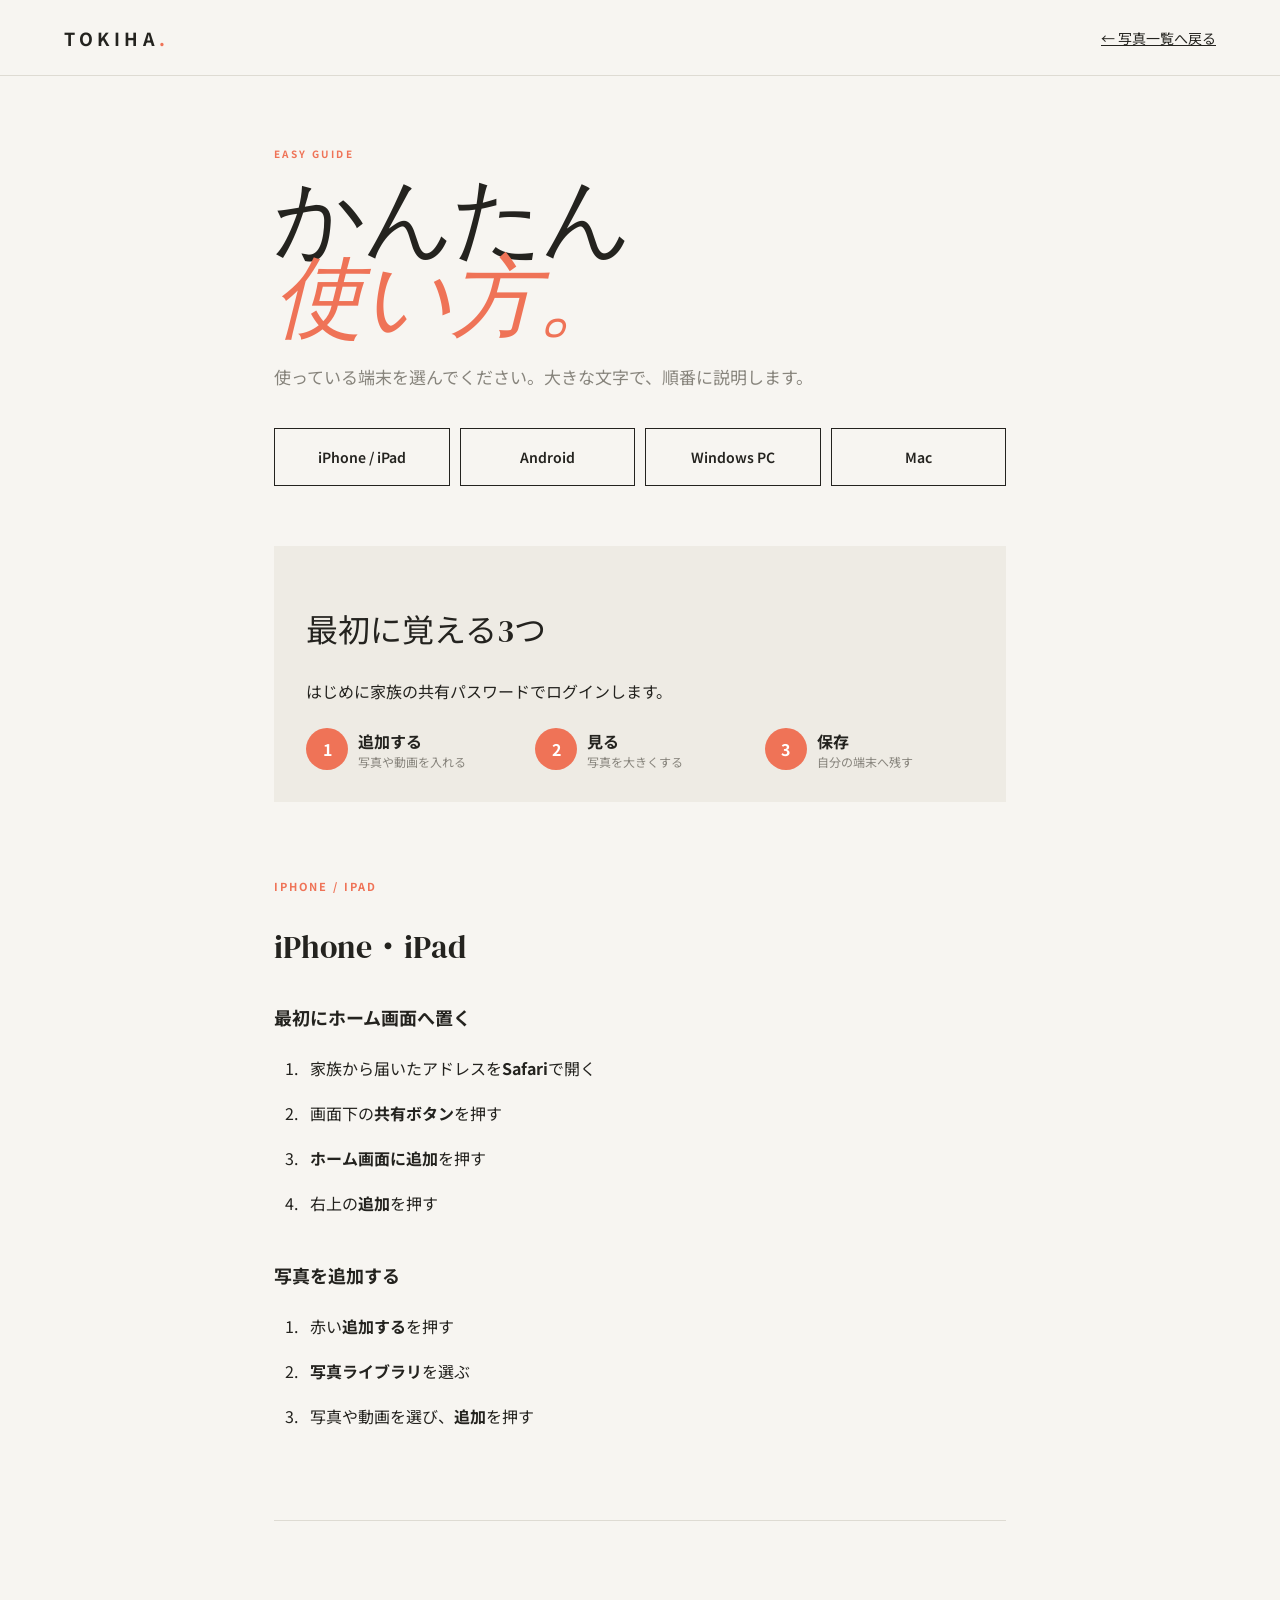
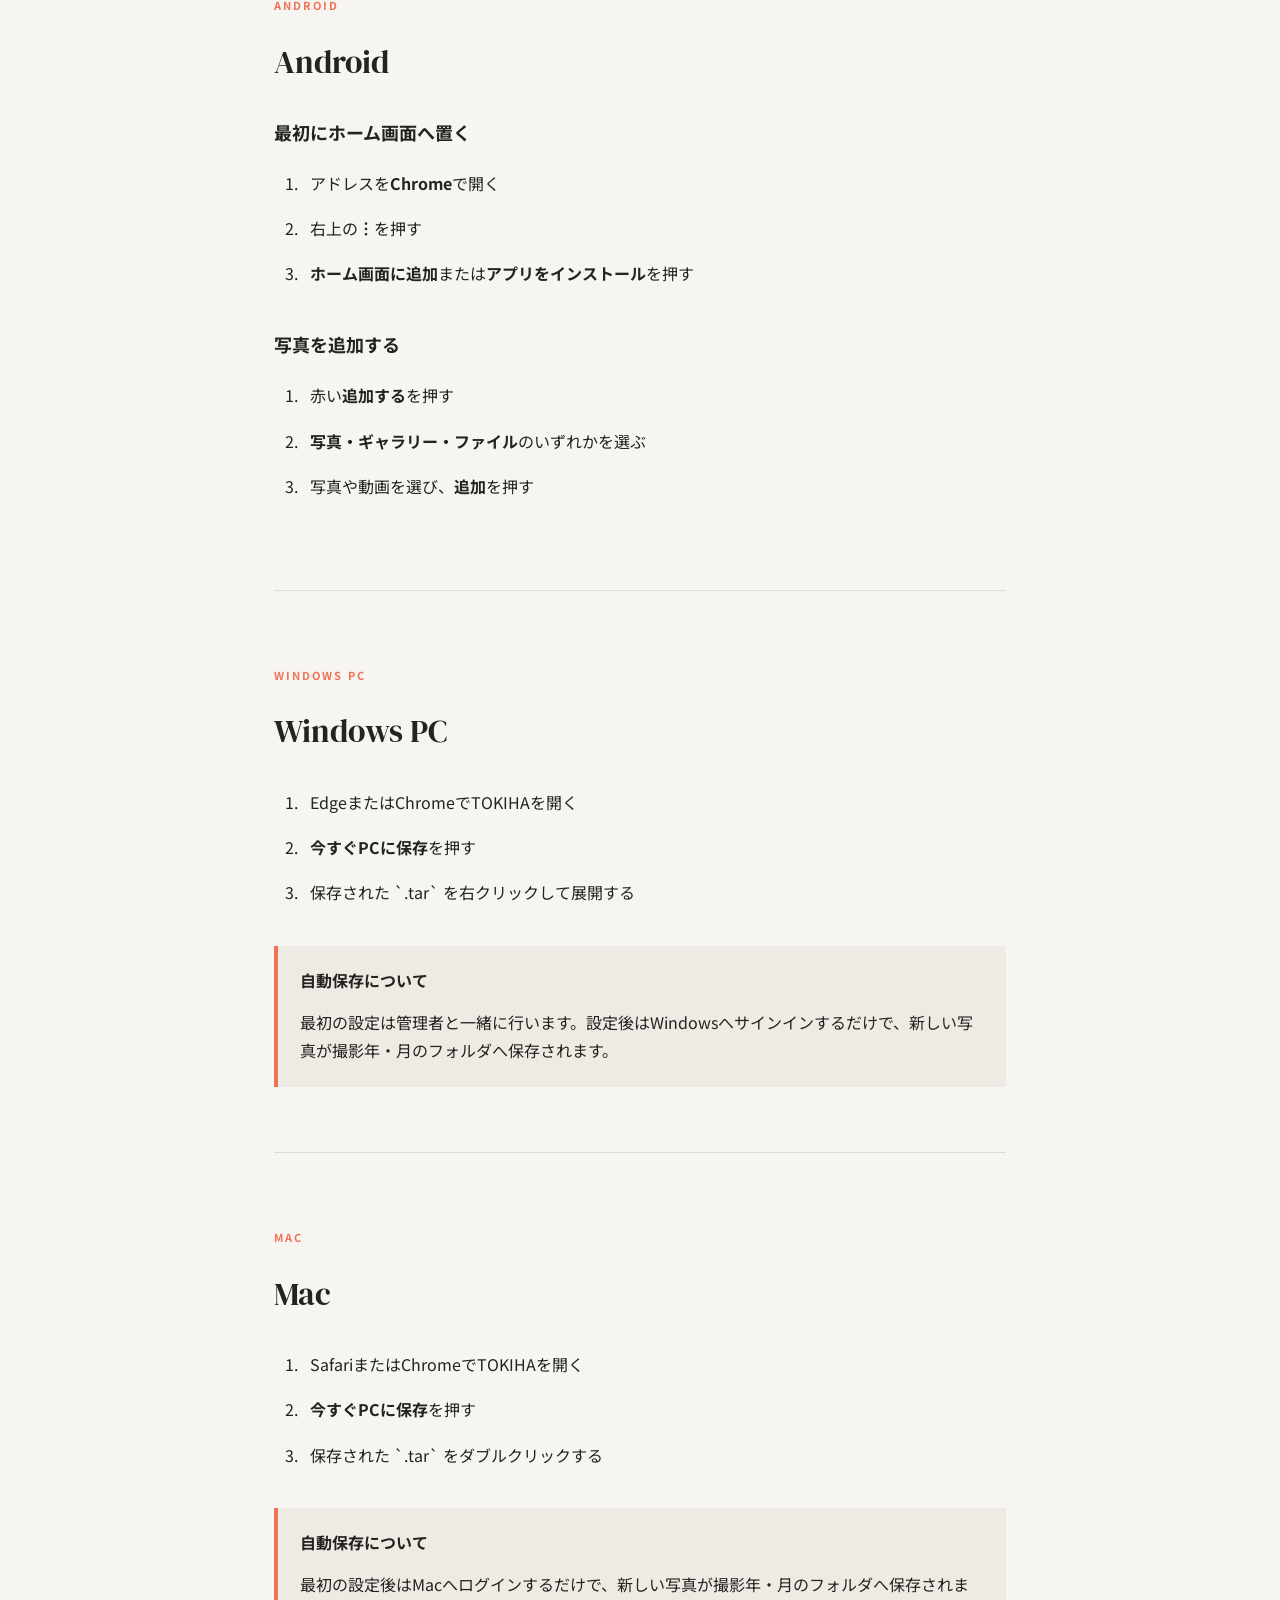
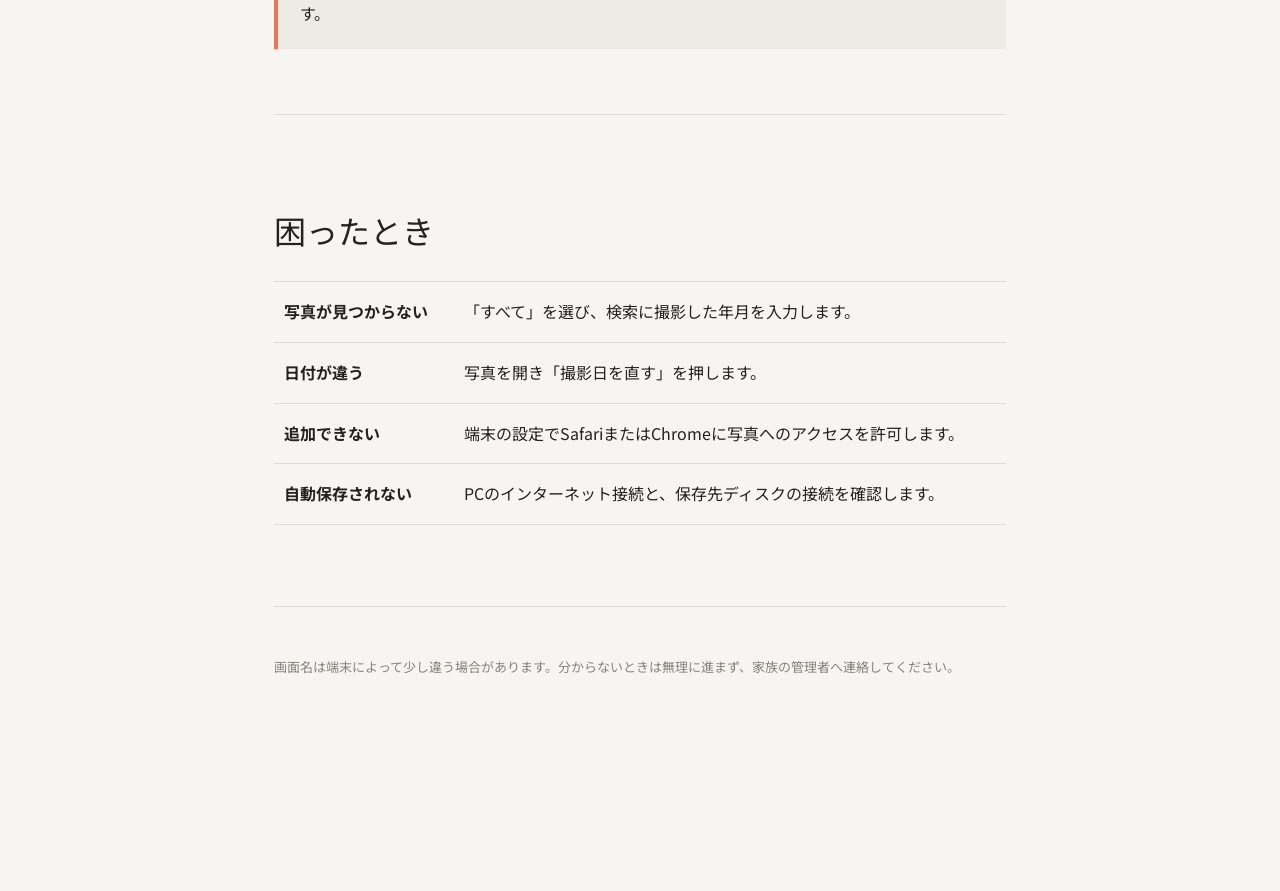
<file: guide.html>
<!doctype html>
<html lang="ja">
<head>
  <meta charset="UTF-8"><meta name="viewport" content="width=device-width, initial-scale=1.0">
  <title>TOKIHA かんたん使い方</title><link rel="stylesheet" href="styles.css">
</head>
<body class="guide-page">
  <header class="guide-header"><a href="index.html" class="brand">TOKIHA<span>.</span></a><a href="index.html">← 写真一覧へ戻る</a></header>
  <main class="guide-main">
    <p class="eyebrow">EASY GUIDE</p><h1>かんたん<br><em>使い方。</em></h1>
    <p class="guide-intro">使っている端末を選んでください。大きな文字で、順番に説明します。</p>
    <nav class="device-nav" aria-label="端末を選ぶ">
      <a href="#iphone">iPhone / iPad</a><a href="#android">Android</a><a href="#windows">Windows PC</a><a href="#mac">Mac</a>
    </nav>
    <section class="guide-basics"><h2>最初に覚える3つ</h2><p>はじめに家族の共有パスワードでログインします。</p><ol><li><b>1</b><strong>追加する</strong><span>写真や動画を入れる</span></li><li><b>2</b><strong>見る</strong><span>写真を大きくする</span></li><li><b>3</b><strong>保存</strong><span>自分の端末へ残す</span></li></ol></section>
    <section id="iphone" class="device-section"><p class="device-label">IPHONE / IPAD</p><h2>iPhone・iPad</h2><h3>最初にホーム画面へ置く</h3><ol><li>家族から届いたアドレスを<strong>Safari</strong>で開く</li><li>画面下の<strong>共有ボタン</strong>を押す</li><li><strong>ホーム画面に追加</strong>を押す</li><li>右上の<strong>追加</strong>を押す</li></ol><h3>写真を追加する</h3><ol><li>赤い<strong>追加する</strong>を押す</li><li><strong>写真ライブラリ</strong>を選ぶ</li><li>写真や動画を選び、<strong>追加</strong>を押す</li></ol></section>
    <section id="android" class="device-section"><p class="device-label">ANDROID</p><h2>Android</h2><h3>最初にホーム画面へ置く</h3><ol><li>アドレスを<strong>Chrome</strong>で開く</li><li>右上の<strong>︙</strong>を押す</li><li><strong>ホーム画面に追加</strong>または<strong>アプリをインストール</strong>を押す</li></ol><h3>写真を追加する</h3><ol><li>赤い<strong>追加する</strong>を押す</li><li><strong>写真・ギャラリー・ファイル</strong>のいずれかを選ぶ</li><li>写真や動画を選び、<strong>追加</strong>を押す</li></ol></section>
    <section id="windows" class="device-section"><p class="device-label">WINDOWS PC</p><h2>Windows PC</h2><ol><li>EdgeまたはChromeでTOKIHAを開く</li><li><strong>今すぐPCに保存</strong>を押す</li><li>保存された `.tar` を右クリックして展開する</li></ol><div class="callout"><strong>自動保存について</strong><p>最初の設定は管理者と一緒に行います。設定後はWindowsへサインインするだけで、新しい写真が撮影年・月のフォルダへ保存されます。</p></div></section>
    <section id="mac" class="device-section"><p class="device-label">MAC</p><h2>Mac</h2><ol><li>SafariまたはChromeでTOKIHAを開く</li><li><strong>今すぐPCに保存</strong>を押す</li><li>保存された `.tar` をダブルクリックする</li></ol><div class="callout"><strong>自動保存について</strong><p>最初の設定後はMacへログインするだけで、新しい写真が撮影年・月のフォルダへ保存されます。</p></div></section>
    <section class="device-section help-section"><h2>困ったとき</h2><dl><dt>写真が見つからない</dt><dd>「すべて」を選び、検索に撮影した年月を入力します。</dd><dt>日付が違う</dt><dd>写真を開き「撮影日を直す」を押します。</dd><dt>追加できない</dt><dd>端末の設定でSafariまたはChromeに写真へのアクセスを許可します。</dd><dt>自動保存されない</dt><dd>PCのインターネット接続と、保存先ディスクの接続を確認します。</dd></dl></section>
    <p class="guide-footer">画面名は端末によって少し違う場合があります。分からないときは無理に進まず、家族の管理者へ連絡してください。</p>
  </main>
</body></html>
</file>
<file: styles.css>
@import url('https://fonts.googleapis.com/css2?family=DM+Serif+Display:ital@0;1&family=Noto+Sans+JP:wght@400;500;600;700&display=swap');

:root { --ink:#24231f; --paper:#f7f5f1; --accent:#ef7357; --muted:#87847c; --line:#dedbd3; }
* { box-sizing:border-box; }
html { background:var(--paper); }
body { margin:0; color:var(--ink); background:var(--paper); font-family:'Noto Sans JP',sans-serif; min-height:100vh; }
button,input { font:inherit; }
button { color:inherit; }
.topbar { height:84px; display:flex; align-items:center; justify-content:space-between; padding:0 clamp(22px,5vw,72px); border-bottom:1px solid var(--line); position:sticky; top:0; background:rgba(247,245,241,.9); backdrop-filter:blur(14px); z-index:10; }
.brand { color:var(--ink); text-decoration:none; font-size:18px; font-weight:700; letter-spacing:.25em; }
.brand span { color:var(--accent); }
.header-actions { display:flex; align-items:center; gap:12px; }
.guide-link { color:var(--ink); font-size:13px; font-weight:600; text-underline-offset:4px; }
.icon-button,.avatar { min-width:42px; height:42px; border:0; background:transparent; display:grid; place-items:center; cursor:pointer; }
.icon-button svg { width:21px; fill:none; stroke:currentColor; stroke-width:1.8; }
.search-button { width:auto; grid-template-columns:auto auto; gap:7px; padding:0 8px; }.search-button span { font-size:13px; }
.avatar { border-radius:50%; background:var(--ink); color:white; font-family:'DM Serif Display'; font-size:17px; }
main { max-width:1440px; margin:auto; padding:0 clamp(22px,5vw,72px) 120px; }
.hero { min-height:330px; display:flex; align-items:flex-end; justify-content:space-between; padding:64px 0 48px; border-bottom:1px solid var(--line); }
.eyebrow { font-size:10px; letter-spacing:.24em; font-weight:700; color:var(--accent); margin:0 0 18px; }
h1 { font-family:'DM Serif Display',serif; font-size:clamp(52px,7vw,96px); line-height:.88; letter-spacing:-.035em; font-weight:400; margin:0; }
h1 em { color:var(--accent); font-weight:400; }
.hero-copy { line-height:1.9; color:var(--muted); font-size:15px; margin:24px 0 0; }
.hero-meta { text-align:right; padding-bottom:4px; }
.member-stack { display:flex; justify-content:flex-end; }
.member-stack span { width:34px; height:34px; border-radius:50%; display:grid; place-items:center; background:#d8b7a2; color:white; border:2px solid var(--paper); margin-left:-8px; font-size:11px; font-weight:600; }
.member-stack span:nth-child(2) { background:#9eb1a2; }.member-stack span:nth-child(3) { background:#8d98b1; }.member-stack span:last-child { background:#e8e4dc; color:var(--ink); }
.hero-meta p { color:var(--muted); font-size:11px; }.hero-meta strong { color:var(--ink); font-size:14px; margin-right:3px; }
.simple-guide { display:flex; align-items:center; justify-content:space-between; gap:24px; padding:18px 0; border-bottom:1px solid var(--line); font-size:14px; }.simple-guide strong { white-space:nowrap; }.simple-guide ol { display:flex; flex-wrap:wrap; gap:22px; list-style:none; margin:0; padding:0; color:var(--muted); }.simple-guide li { display:flex; align-items:center; gap:7px; }.simple-guide b { width:30px; height:30px; display:grid; place-items:center; border-radius:50%; background:white; color:var(--ink); }
.toolbar { display:flex; justify-content:space-between; align-items:center; padding:34px 0 24px; }
.filters { display:flex; gap:8px; }
.filter { min-height:48px; border:1px solid var(--line); background:transparent; border-radius:99px; padding:9px 20px; font-size:14px; cursor:pointer; transition:.2s; }
.filter.active,.filter:hover { color:white; border-color:var(--ink); background:var(--ink); }
.toolbar>p { color:var(--muted); font-size:11px; }
.storage-card { display:flex; align-items:center; justify-content:space-between; gap:20px; margin:0 0 28px; padding:18px 20px; border:1px solid var(--line); background:#f1eee8; }
.storage-copy { display:flex; align-items:center; gap:13px; }.storage-copy p { margin:0 0 3px; font-size:14px; font-weight:600; }.storage-copy span:not(.storage-icon) { display:block; color:var(--muted); font-size:12px; }
.storage-icon { width:34px; height:34px; border-radius:50%; display:grid; place-items:center; background:var(--ink); color:white; font-size:18px; }
.backup-button { min-height:48px; border:1px solid var(--ink); background:transparent; padding:9px 18px; font-size:14px; font-weight:600; cursor:pointer; }.backup-button:hover:not(:disabled) { background:var(--ink); color:white; }.backup-button:disabled { opacity:.35; cursor:not-allowed; }
.backup-actions { display:flex; align-items:center; gap:14px; }.auto-backup-link { border:0; padding:8px 0; background:transparent; color:var(--ink); font-size:13px; text-decoration:underline; text-underline-offset:3px; cursor:pointer; }
.search-panel { border-bottom:1px solid var(--line); padding:0 0 28px; }
.search-panel label { display:block; font-size:11px; color:var(--muted); margin-bottom:8px; }
.search-panel div { display:flex; gap:10px; }.search-panel input { flex:1; border:0; border-bottom:1px solid var(--ink); padding:10px 0; background:transparent; outline:none; }.search-panel button { border:0;background:transparent;cursor:pointer; }
.month-section { margin-bottom:34px; }.month-heading { display:flex; align-items:baseline; gap:10px; margin:0 0 16px; font-family:'DM Serif Display',serif; font-size:25px; font-weight:400; }.month-heading span { color:var(--muted); font-family:'Noto Sans JP',sans-serif; font-size:10px; font-weight:500; }
.gallery { display:grid; grid-template-columns:repeat(12,1fr); gap:18px; }
.card { grid-column:span 4; position:relative; border:0; padding:0; background:transparent; text-align:left; cursor:pointer; overflow:hidden; border-radius:2px; }
.card:focus-visible,.filter:focus-visible,.upload-fab:focus-visible,.backup-button:focus-visible { outline:3px solid #1769aa; outline-offset:3px; }
.card:nth-child(5n+1),.card:nth-child(5n+4) { grid-column:span 6; }
.card-media { position:relative; aspect-ratio:4/3; overflow:hidden; background:#ddd8cf; }
.card img,.card video { width:100%; height:100%; display:block; object-fit:cover; transition:transform .55s cubic-bezier(.2,.7,.2,1); }
.card:hover img,.card:hover video { transform:scale(1.035); }
.card-info { padding:11px 2px 20px; display:flex; align-items:start; justify-content:space-between; }
.card-title { margin:0; font-size:14px; font-weight:600; }.card-date { color:var(--muted); font-size:12px; margin-top:4px; }
.video-badge { position:absolute; right:12px; bottom:12px; background:rgba(25,25,22,.78); color:white; border-radius:99px; padding:6px 9px; font-size:9px; backdrop-filter:blur(4px); }
.upload-fab { position:fixed; right:clamp(20px,4vw,54px); bottom:34px; z-index:9; background:var(--accent); color:white; border:0; border-radius:99px; height:56px; padding:0 23px; display:flex; align-items:center; gap:10px; font-size:12px; font-weight:600; box-shadow:0 12px 30px rgba(142,62,43,.22); cursor:pointer; }
.upload-fab svg { width:19px; fill:none; stroke:currentColor; stroke-width:2; }
dialog { width:min(940px,calc(100% - 32px)); max-height:calc(100vh - 32px); border:0; padding:0; background:#eeebe5; color:var(--ink); box-shadow:0 30px 80px rgba(20,20,18,.3); }
dialog::backdrop { background:rgba(28,27,24,.76); backdrop-filter:blur(4px); }
.dialog-close { position:absolute; right:15px; top:14px; z-index:2; width:38px; height:38px; border:0; border-radius:50%; color:white; background:rgba(0,0,0,.38); font-size:24px; cursor:pointer; }
.viewer-media { height:min(68vh,680px); background:#151513; display:grid; place-items:center; }.viewer-media img,.viewer-media video { max-width:100%; max-height:100%; }
.viewer-info { display:flex; align-items:center; justify-content:space-between; gap:18px; padding:20px 24px; }.viewer-info h2 { font-size:16px; margin:0 0 4px; }.viewer-info p { font-size:13px; color:var(--muted); margin:0; }
.viewer-actions { display:flex; align-items:center; gap:18px; }.text-button { border:0; border-bottom:1px solid currentColor; padding:7px 0; background:transparent; font-size:13px; cursor:pointer; }
.download { display:flex; align-items:center; gap:7px; text-decoration:none; color:var(--ink); font-size:11px; font-weight:600; }.download svg { width:18px; fill:none; stroke:currentColor; stroke-width:1.8; }
.empty { text-align:center; padding:70px 0;color:var(--muted); }.empty p { color:var(--ink); margin-bottom:5px; }.empty span { font-size:11px; }
.toast { position:fixed; left:50%; bottom:36px; transform:translate(-50%,100px); opacity:0; background:var(--ink); color:white; border-radius:4px; padding:13px 20px; font-size:11px; z-index:30; transition:.3s; }.toast.show { transform:translate(-50%,0); opacity:1; }
.small-dialog { width:min(480px,calc(100% - 32px)); background:var(--paper); padding:0; }.small-dialog form { padding:28px; }.small-dialog h2 { margin:0 0 10px; font-size:22px; }.small-dialog p,.small-dialog li { font-size:14px; line-height:1.8; }.small-dialog label { display:block; margin:22px 0 7px; font-size:13px; font-weight:600; }.small-dialog input { width:100%; min-height:48px; padding:10px; border:1px solid var(--line); background:white; }.form-actions { display:flex; justify-content:flex-end; gap:10px; margin-top:24px; }.form-actions button,.small-dialog .primary { min-height:48px; padding:0 18px; border:1px solid var(--ink); background:transparent; cursor:pointer; }.form-actions .primary,.small-dialog .primary { background:var(--ink); color:white; }.full-button { width:100%; margin-top:12px; }.help-note { color:var(--muted); }
@media(max-width:700px){
 .topbar { height:70px; }.hero { min-height:315px; padding:46px 0 36px; align-items:start; position:relative; }.hero-meta { position:absolute; right:0; bottom:35px; }.hero-copy { font-size:15px; }
 .gallery { gap:10px; }.card,.card:nth-child(5n+1),.card:nth-child(5n+4){ grid-column:span 6; }.card-info { padding-bottom:13px; }.card-title{font-size:14px;}.upload-fab { height:54px; padding:0 20px; width:auto; justify-content:center; }.upload-fab span{display:inline;}
 .viewer-media{height:58vh;}.viewer-info{padding:17px;align-items:flex-start;flex-direction:column;}.viewer-actions{width:100%;justify-content:space-between;}
 .simple-guide { align-items:flex-start; flex-direction:column; gap:12px; }.simple-guide ol { gap:10px 17px; }
 .storage-card { align-items:flex-start; flex-direction:column; }.backup-actions { width:100%; flex-direction:column; align-items:stretch; text-align:center; }.backup-button { width:100%; min-height:48px; }
}
@media(prefers-reduced-motion:reduce){*{scroll-behavior:auto!important;transition:none!important;}}

/* 端末別かんたん使い方 */
.guide-page { scroll-behavior:smooth; }.guide-header { min-height:76px; display:flex; align-items:center; justify-content:space-between; padding:0 clamp(20px,5vw,64px); border-bottom:1px solid var(--line); }.guide-header>a:last-child { color:var(--ink); font-size:14px; }.guide-main { max-width:860px; padding-top:70px; }.guide-main>h1 { margin-bottom:25px; }.guide-intro { color:var(--muted); font-size:17px; line-height:1.8; }.device-nav { display:grid; grid-template-columns:repeat(4,1fr); gap:10px; margin:36px 0 60px; }.device-nav a { min-height:58px; display:grid; place-items:center; border:1px solid var(--ink); color:var(--ink); text-decoration:none; font-size:14px; font-weight:600; }.device-nav a:hover { background:var(--ink); color:white; }.guide-basics { padding:32px; background:#eeebe4; }.guide-basics h2,.device-section h2 { font-family:'DM Serif Display','Noto Sans JP',sans-serif; font-size:32px; font-weight:400; }.guide-basics ol { display:grid; grid-template-columns:repeat(3,1fr); gap:20px; margin:25px 0 0; padding:0; list-style:none; }.guide-basics li { display:grid; grid-template-columns:42px 1fr; align-items:center; column-gap:10px; }.guide-basics b { grid-row:span 2; width:42px; height:42px; display:grid; place-items:center; border-radius:50%; background:var(--accent); color:white; }.guide-basics strong { font-size:16px; }.guide-basics span { color:var(--muted); font-size:12px; }.device-section { scroll-margin-top:20px; padding:65px 0; border-bottom:1px solid var(--line); }.device-label { color:var(--accent); font-size:11px; font-weight:700; letter-spacing:.18em; }.device-section h3 { margin:35px 0 14px; font-size:18px; }.device-section ol { padding-left:28px; }.device-section li { padding:9px 0 9px 8px; font-size:16px; line-height:1.7; }.callout { margin-top:30px; padding:22px; border-left:4px solid var(--accent); background:#eeebe4; }.callout p { margin-bottom:0; line-height:1.8; }.help-section dl { display:grid; grid-template-columns:180px 1fr; border-top:1px solid var(--line); }.help-section dt,.help-section dd { margin:0; padding:17px 10px; border-bottom:1px solid var(--line); line-height:1.6; }.help-section dt { font-weight:700; }.guide-footer { padding:35px 0 80px; color:var(--muted); font-size:13px; line-height:1.8; }
@media(max-width:700px){.guide-header { min-height:66px; }.guide-main { padding-top:45px; }.device-nav { grid-template-columns:1fr 1fr; margin-bottom:35px; }.guide-basics { padding:24px 20px; }.guide-basics ol { grid-template-columns:1fr; }.device-section { padding:48px 0; }.help-section dl { grid-template-columns:1fr; }.help-section dt { padding-bottom:4px; border-bottom:0; }.help-section dd { padding-top:4px; }}
@media print {.topbar,.guide-header,.device-nav { display:none!important; }.guide-main { max-width:none; padding:0; }.device-section { break-inside:avoid; padding:25px 0; }.guide-page { background:white; }}

.login-dialog { width:min(420px,calc(100% - 32px)); }
.login-dialog::backdrop { background:rgba(28,27,24,.9); }
.login-error { min-height:1.4em; color:#a32215; }
</file>
